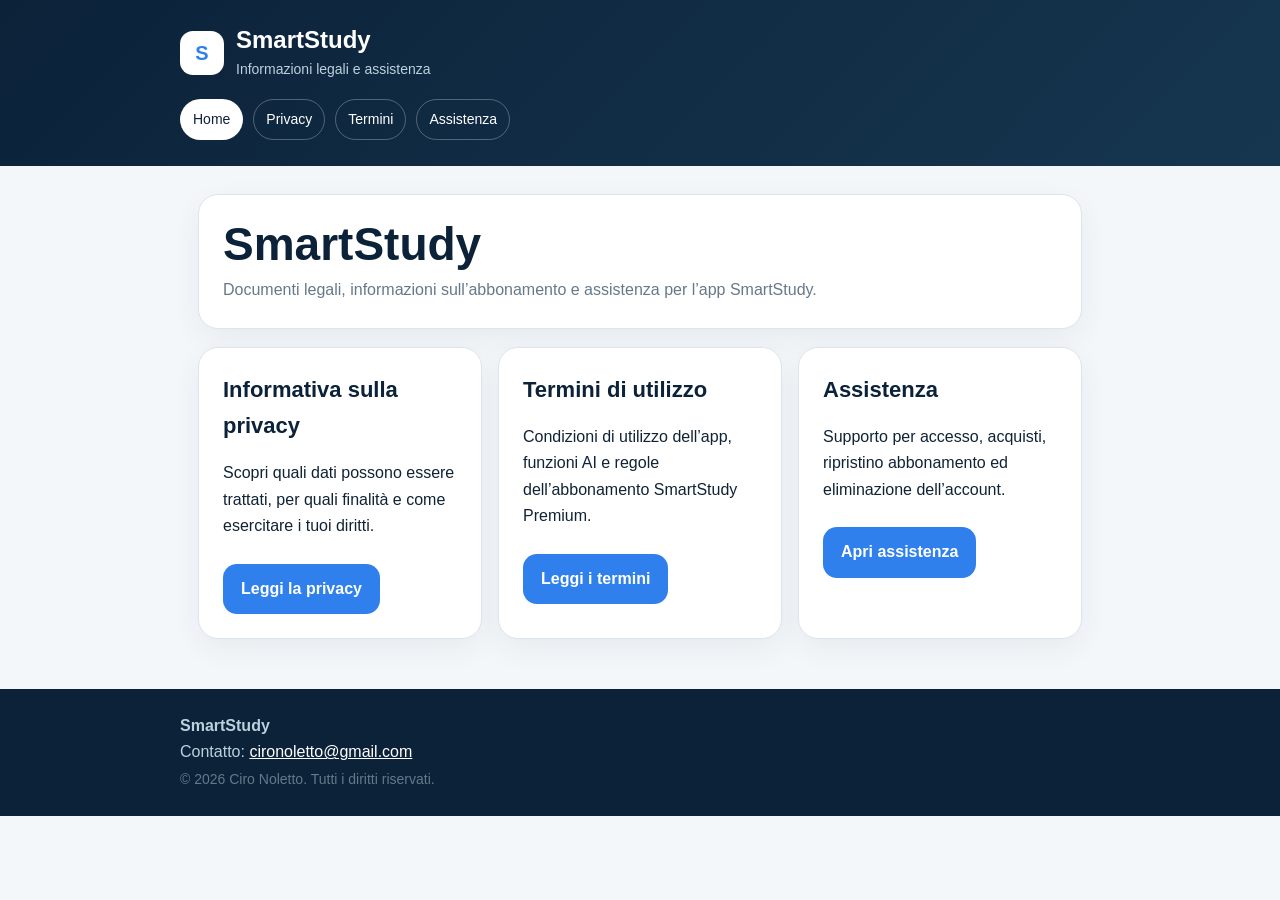
<file: index.html>
<!doctype html>
<html lang="it">
<head>
  <meta charset="utf-8">
  <meta name="viewport" content="width=device-width, initial-scale=1">
  <meta name="description" content="SmartStudy: privacy, termini e assistenza.">
  <meta name="theme-color" content="#0B2239">
  <title>Home | SmartStudy</title>
  <link rel="stylesheet" href="styles.css">
</head>
<body>
  <header>
    <div class="header-inner">
      <div class="brand">
        <div class="logo" aria-hidden="true">S</div>
        <div>
          <p class="brand-title"><strong>SmartStudy</strong></p>
          <p class="brand-subtitle">Informazioni legali e assistenza</p>
        </div>
      </div>
      
      <nav aria-label="Navigazione">
        <a href="index.html" aria-current="page">Home</a>
        <a href="privacy.html" >Privacy</a>
        <a href="terms.html" >Termini</a>
        <a href="support.html" >Assistenza</a>
      </nav>
    
    </div>
  </header>
  <main>
    
<section class="hero">
  <h1>SmartStudy</h1>
  <p>Documenti legali, informazioni sull’abbonamento e assistenza per l’app SmartStudy.</p>
</section>

<div class="grid">
  <section class="card">
    <h2>Informativa sulla privacy</h2>
    <p>Scopri quali dati possono essere trattati, per quali finalità e come esercitare i tuoi diritti.</p>
    <a class="button" href="privacy.html">Leggi la privacy</a>
  </section>

  <section class="card">
    <h2>Termini di utilizzo</h2>
    <p>Condizioni di utilizzo dell’app, funzioni AI e regole dell’abbonamento SmartStudy Premium.</p>
    <a class="button" href="terms.html">Leggi i termini</a>
  </section>

  <section class="card">
    <h2>Assistenza</h2>
    <p>Supporto per accesso, acquisti, ripristino abbonamento ed eliminazione dell’account.</p>
    <a class="button" href="support.html">Apri assistenza</a>
  </section>
</div>

  </main>
  <footer>
    <div class="inner">
      <strong>SmartStudy</strong><br>
      Contatto: <a href="mailto:cironoletto@gmail.com">cironoletto@gmail.com</a><br>
      <span class="small">© 2026 Ciro Noletto. Tutti i diritti riservati.</span>
    </div>
  </footer>
</body>
</html>
</file>
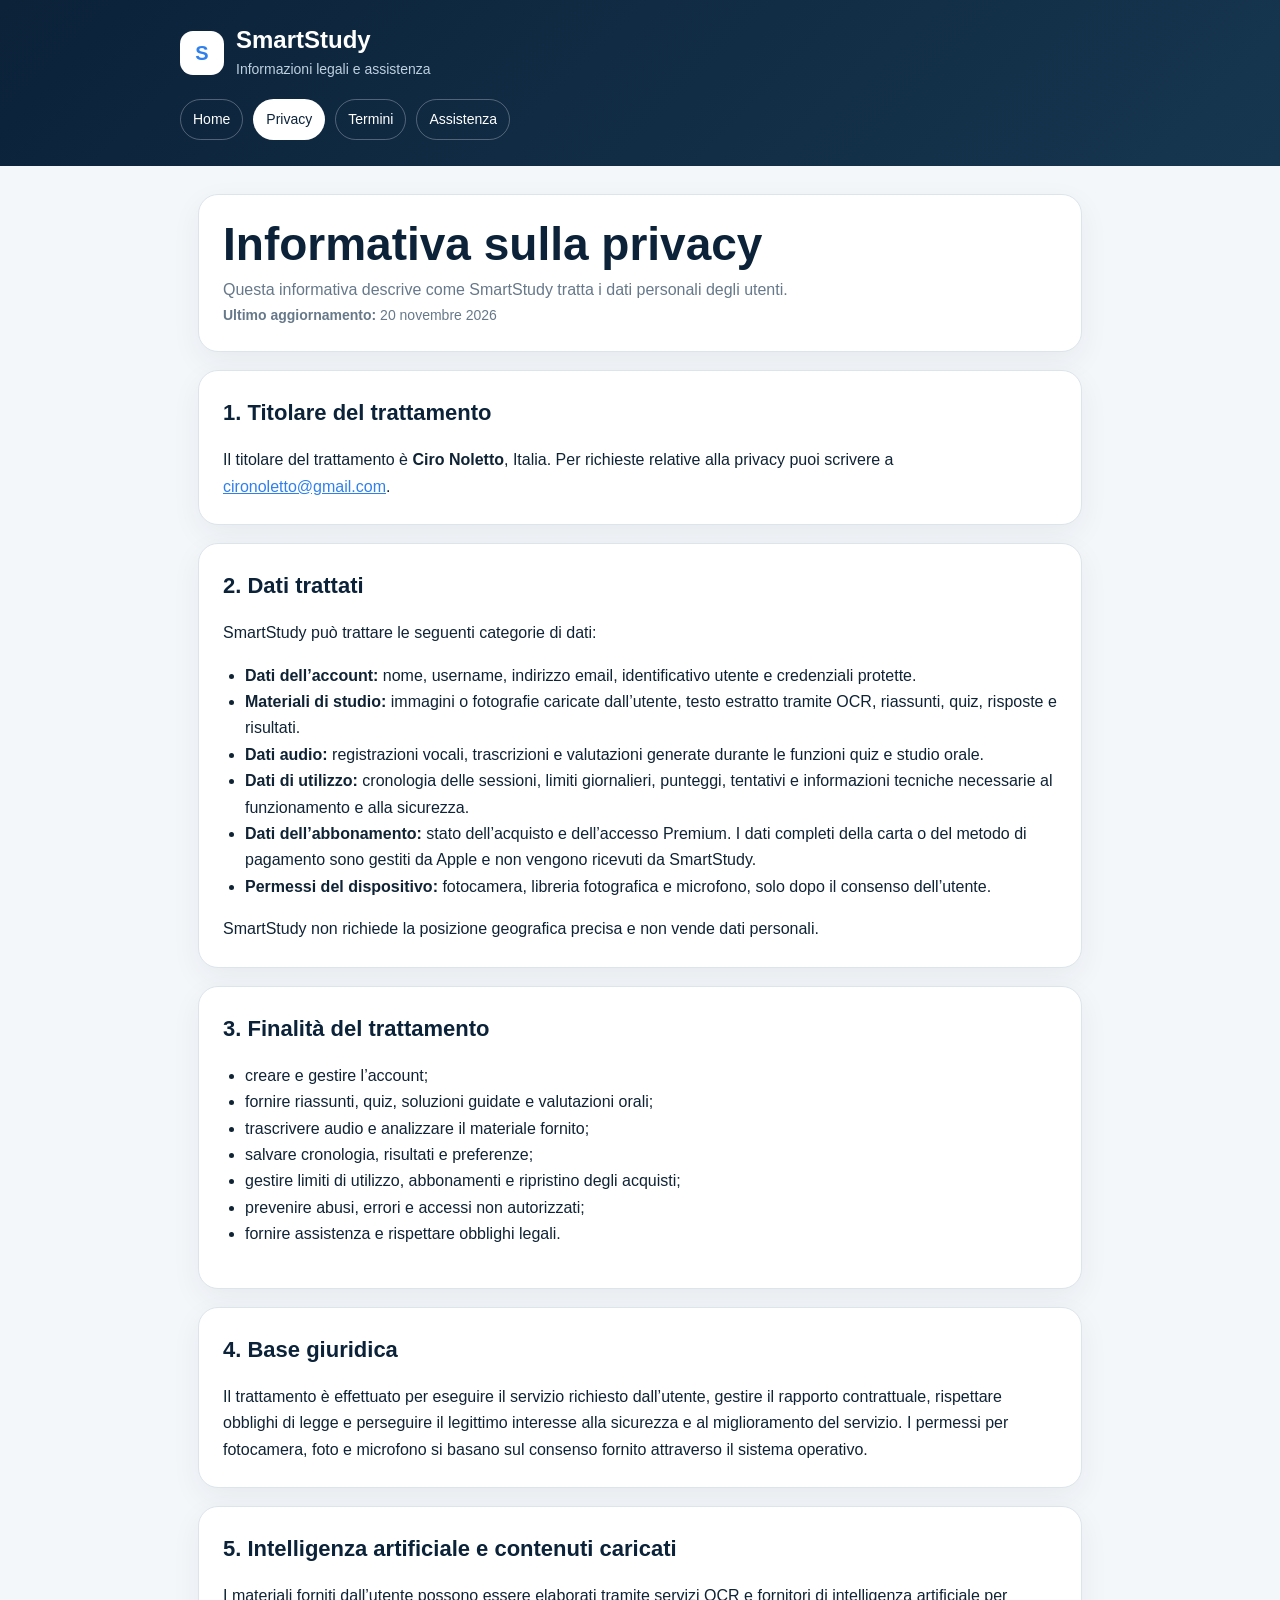
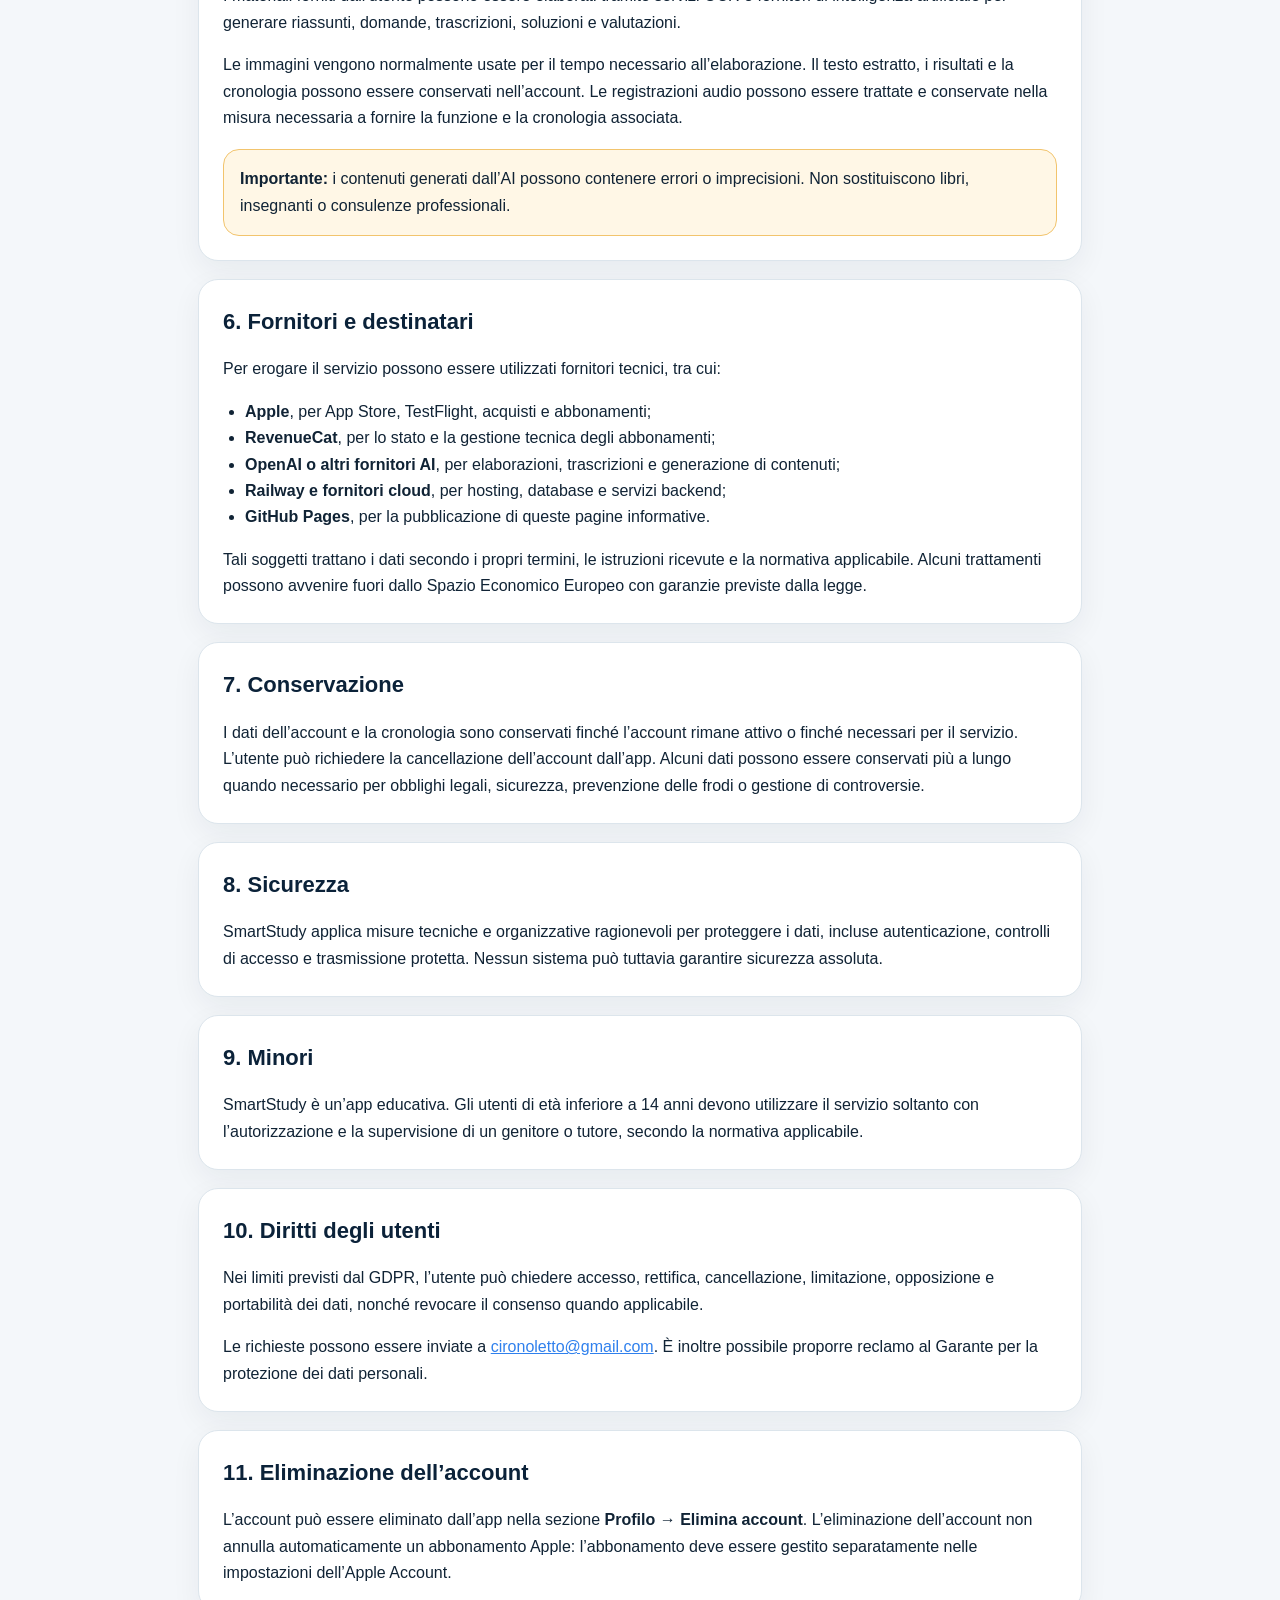
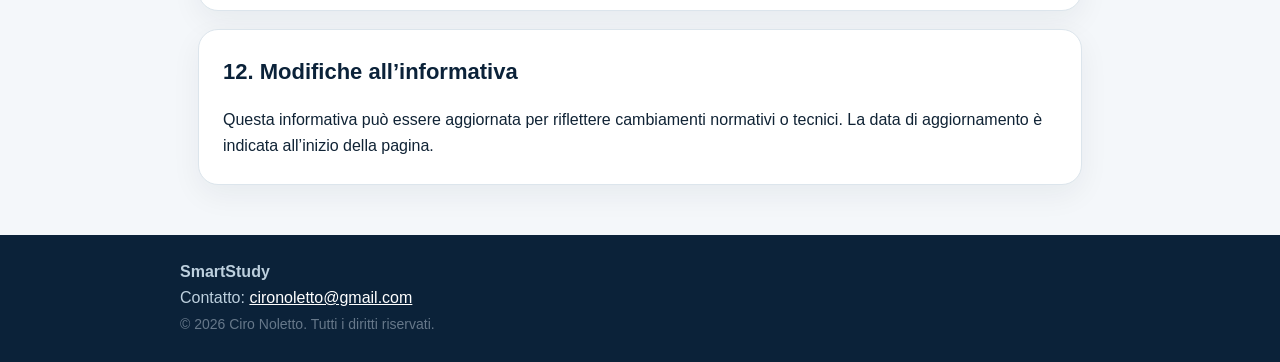
<file: privacy.html>
<!doctype html>
<html lang="it">
<head>
  <meta charset="utf-8">
  <meta name="viewport" content="width=device-width, initial-scale=1">
  <meta name="description" content="Informativa sulla privacy dell'app SmartStudy.">
  <meta name="theme-color" content="#0B2239">
  <title>Informativa sulla privacy | SmartStudy</title>
  <link rel="stylesheet" href="styles.css">
</head>
<body>
  <header>
    <div class="header-inner">
      <div class="brand">
        <div class="logo" aria-hidden="true">S</div>
        <div>
          <p class="brand-title"><strong>SmartStudy</strong></p>
          <p class="brand-subtitle">Informazioni legali e assistenza</p>
        </div>
      </div>
      
      <nav aria-label="Navigazione">
        <a href="index.html" >Home</a>
        <a href="privacy.html" aria-current="page">Privacy</a>
        <a href="terms.html" >Termini</a>
        <a href="support.html" >Assistenza</a>
      </nav>
    
    </div>
  </header>
  <main>
    
<section class="hero">
  <h1>Informativa sulla privacy</h1>
  <p>Questa informativa descrive come SmartStudy tratta i dati personali degli utenti.</p>
  <p class="meta"><strong>Ultimo aggiornamento:</strong> 20 novembre 2026</p>
</section>

<section class="card">
  <h2>1. Titolare del trattamento</h2>
  <p>
    Il titolare del trattamento è <strong>Ciro Noletto</strong>, Italia.
    Per richieste relative alla privacy puoi scrivere a
    <a href="mailto:cironoletto@gmail.com">cironoletto@gmail.com</a>.
  </p>
</section>

<section class="card">
  <h2>2. Dati trattati</h2>
  <p>SmartStudy può trattare le seguenti categorie di dati:</p>
  <ul>
    <li><strong>Dati dell’account:</strong> nome, username, indirizzo email, identificativo utente e credenziali protette.</li>
    <li><strong>Materiali di studio:</strong> immagini o fotografie caricate dall’utente, testo estratto tramite OCR, riassunti, quiz, risposte e risultati.</li>
    <li><strong>Dati audio:</strong> registrazioni vocali, trascrizioni e valutazioni generate durante le funzioni quiz e studio orale.</li>
    <li><strong>Dati di utilizzo:</strong> cronologia delle sessioni, limiti giornalieri, punteggi, tentativi e informazioni tecniche necessarie al funzionamento e alla sicurezza.</li>
    <li><strong>Dati dell’abbonamento:</strong> stato dell’acquisto e dell’accesso Premium. I dati completi della carta o del metodo di pagamento sono gestiti da Apple e non vengono ricevuti da SmartStudy.</li>
    <li><strong>Permessi del dispositivo:</strong> fotocamera, libreria fotografica e microfono, solo dopo il consenso dell’utente.</li>
  </ul>
  <p>SmartStudy non richiede la posizione geografica precisa e non vende dati personali.</p>
</section>

<section class="card">
  <h2>3. Finalità del trattamento</h2>
  <ul>
    <li>creare e gestire l’account;</li>
    <li>fornire riassunti, quiz, soluzioni guidate e valutazioni orali;</li>
    <li>trascrivere audio e analizzare il materiale fornito;</li>
    <li>salvare cronologia, risultati e preferenze;</li>
    <li>gestire limiti di utilizzo, abbonamenti e ripristino degli acquisti;</li>
    <li>prevenire abusi, errori e accessi non autorizzati;</li>
    <li>fornire assistenza e rispettare obblighi legali.</li>
  </ul>
</section>

<section class="card">
  <h2>4. Base giuridica</h2>
  <p>
    Il trattamento è effettuato per eseguire il servizio richiesto dall’utente,
    gestire il rapporto contrattuale, rispettare obblighi di legge e perseguire
    il legittimo interesse alla sicurezza e al miglioramento del servizio.
    I permessi per fotocamera, foto e microfono si basano sul consenso fornito
    attraverso il sistema operativo.
  </p>
</section>

<section class="card">
  <h2>5. Intelligenza artificiale e contenuti caricati</h2>
  <p>
    I materiali forniti dall’utente possono essere elaborati tramite servizi OCR
    e fornitori di intelligenza artificiale per generare riassunti, domande,
    trascrizioni, soluzioni e valutazioni.
  </p>
  <p>
    Le immagini vengono normalmente usate per il tempo necessario all’elaborazione.
    Il testo estratto, i risultati e la cronologia possono essere conservati
    nell’account. Le registrazioni audio possono essere trattate e conservate
    nella misura necessaria a fornire la funzione e la cronologia associata.
  </p>
  <div class="notice">
    <strong>Importante:</strong> i contenuti generati dall’AI possono contenere errori
    o imprecisioni. Non sostituiscono libri, insegnanti o consulenze professionali.
  </div>
</section>

<section class="card">
  <h2>6. Fornitori e destinatari</h2>
  <p>Per erogare il servizio possono essere utilizzati fornitori tecnici, tra cui:</p>
  <ul>
    <li><strong>Apple</strong>, per App Store, TestFlight, acquisti e abbonamenti;</li>
    <li><strong>RevenueCat</strong>, per lo stato e la gestione tecnica degli abbonamenti;</li>
    <li><strong>OpenAI o altri fornitori AI</strong>, per elaborazioni, trascrizioni e generazione di contenuti;</li>
    <li><strong>Railway e fornitori cloud</strong>, per hosting, database e servizi backend;</li>
    <li><strong>GitHub Pages</strong>, per la pubblicazione di queste pagine informative.</li>
  </ul>
  <p>
    Tali soggetti trattano i dati secondo i propri termini, le istruzioni ricevute
    e la normativa applicabile. Alcuni trattamenti possono avvenire fuori dallo
    Spazio Economico Europeo con garanzie previste dalla legge.
  </p>
</section>

<section class="card">
  <h2>7. Conservazione</h2>
  <p>
    I dati dell’account e la cronologia sono conservati finché l’account rimane
    attivo o finché necessari per il servizio. L’utente può richiedere la
    cancellazione dell’account dall’app. Alcuni dati possono essere conservati
    più a lungo quando necessario per obblighi legali, sicurezza, prevenzione
    delle frodi o gestione di controversie.
  </p>
</section>

<section class="card">
  <h2>8. Sicurezza</h2>
  <p>
    SmartStudy applica misure tecniche e organizzative ragionevoli per proteggere
    i dati, incluse autenticazione, controlli di accesso e trasmissione protetta.
    Nessun sistema può tuttavia garantire sicurezza assoluta.
  </p>
</section>

<section class="card">
  <h2>9. Minori</h2>
  <p>
    SmartStudy è un’app educativa. Gli utenti di età inferiore a 14 anni devono
    utilizzare il servizio soltanto con l’autorizzazione e la supervisione di un
    genitore o tutore, secondo la normativa applicabile.
  </p>
</section>

<section class="card">
  <h2>10. Diritti degli utenti</h2>
  <p>
    Nei limiti previsti dal GDPR, l’utente può chiedere accesso, rettifica,
    cancellazione, limitazione, opposizione e portabilità dei dati, nonché
    revocare il consenso quando applicabile.
  </p>
  <p>
    Le richieste possono essere inviate a
    <a href="mailto:cironoletto@gmail.com">cironoletto@gmail.com</a>.
    È inoltre possibile proporre reclamo al Garante per la protezione dei dati personali.
  </p>
</section>

<section class="card">
  <h2>11. Eliminazione dell’account</h2>
  <p>
    L’account può essere eliminato dall’app nella sezione
    <strong>Profilo → Elimina account</strong>. L’eliminazione dell’account
    non annulla automaticamente un abbonamento Apple: l’abbonamento deve essere
    gestito separatamente nelle impostazioni dell’Apple Account.
  </p>
</section>

<section class="card">
  <h2>12. Modifiche all’informativa</h2>
  <p>
    Questa informativa può essere aggiornata per riflettere cambiamenti
    normativi o tecnici. La data di aggiornamento è indicata all’inizio della pagina.
  </p>
</section>

  </main>
  <footer>
    <div class="inner">
      <strong>SmartStudy</strong><br>
      Contatto: <a href="mailto:cironoletto@gmail.com">cironoletto@gmail.com</a><br>
      <span class="small">© 2026 Ciro Noletto. Tutti i diritti riservati.</span>
    </div>
  </footer>
</body>
</html>
</file>
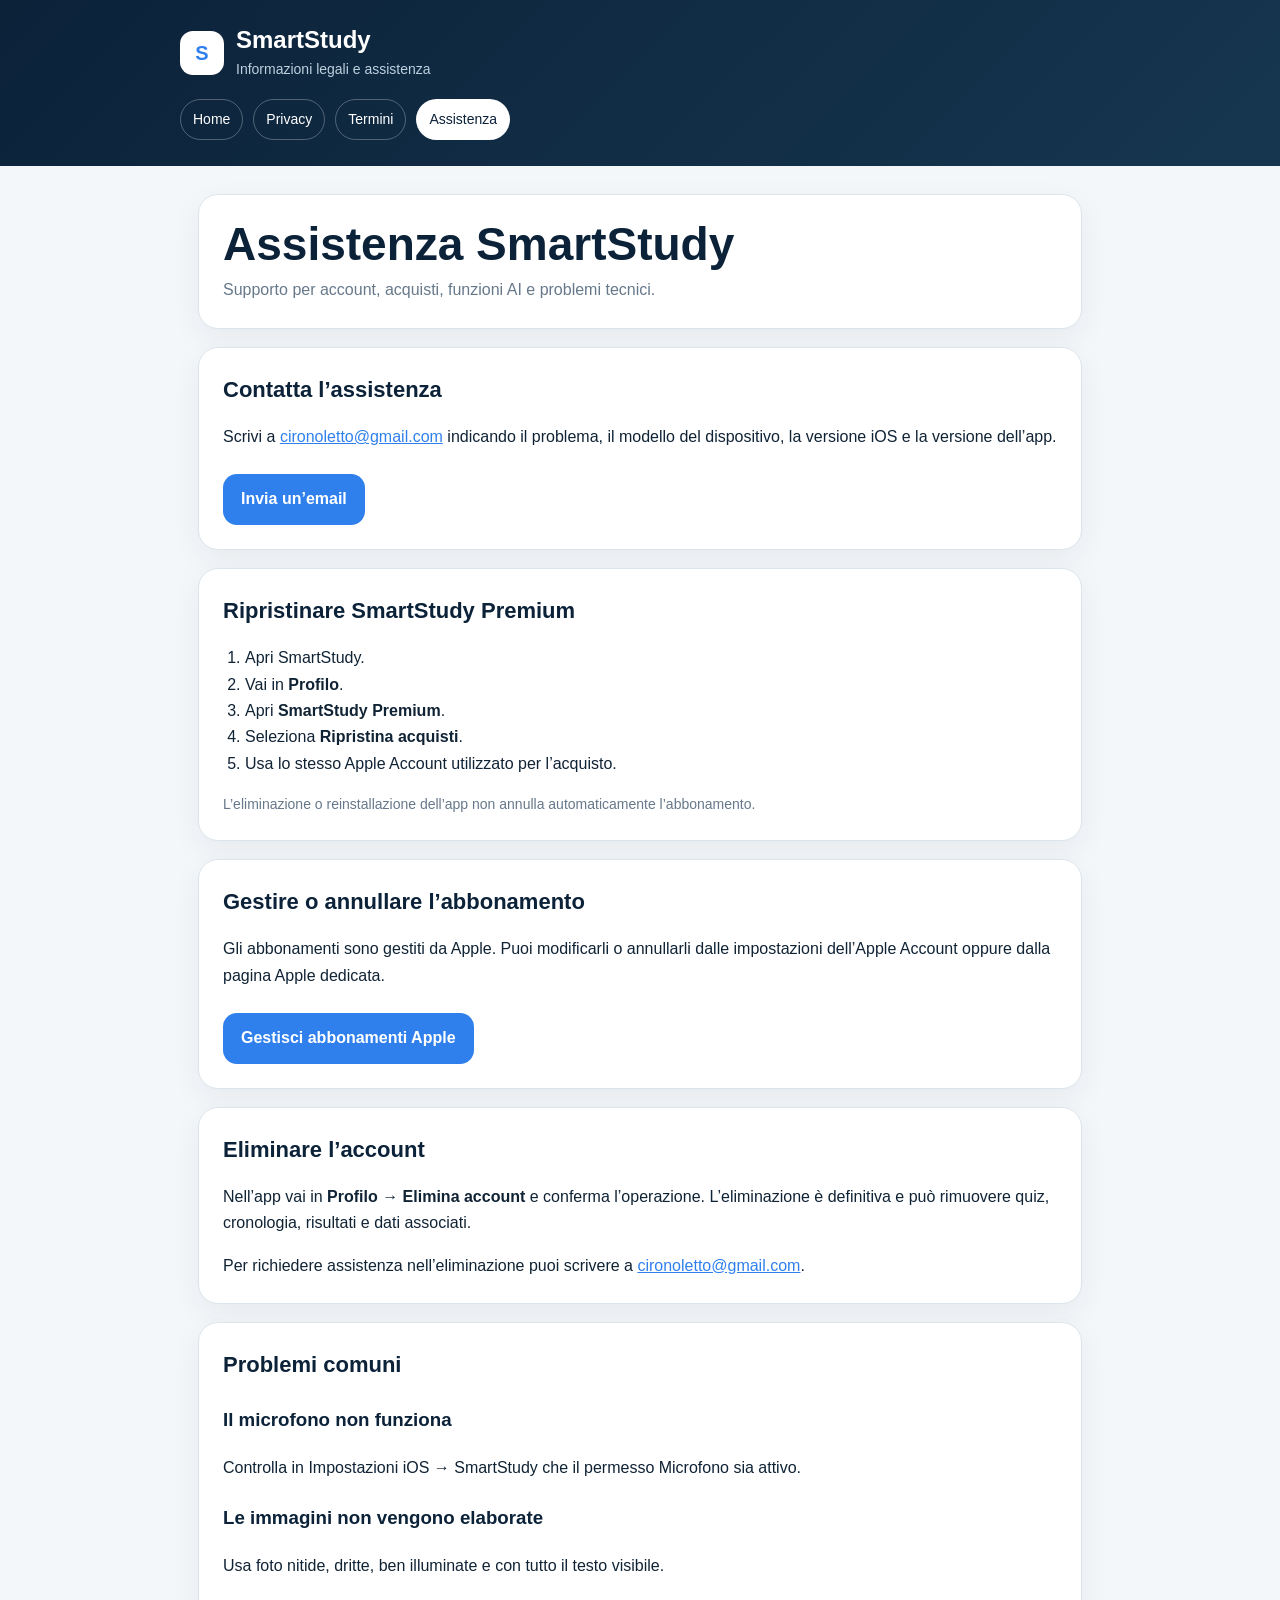
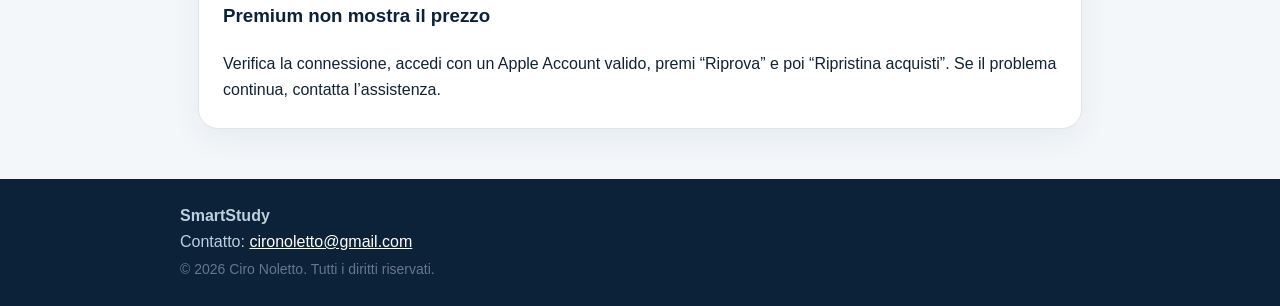
<file: support.html>
<!doctype html>
<html lang="it">
<head>
  <meta charset="utf-8">
  <meta name="viewport" content="width=device-width, initial-scale=1">
  <meta name="description" content="Assistenza ufficiale per l'app SmartStudy.">
  <meta name="theme-color" content="#0B2239">
  <title>Assistenza | SmartStudy</title>
  <link rel="stylesheet" href="styles.css">
</head>
<body>
  <header>
    <div class="header-inner">
      <div class="brand">
        <div class="logo" aria-hidden="true">S</div>
        <div>
          <p class="brand-title"><strong>SmartStudy</strong></p>
          <p class="brand-subtitle">Informazioni legali e assistenza</p>
        </div>
      </div>
      
      <nav aria-label="Navigazione">
        <a href="index.html" >Home</a>
        <a href="privacy.html" >Privacy</a>
        <a href="terms.html" >Termini</a>
        <a href="support.html" aria-current="page">Assistenza</a>
      </nav>
    
    </div>
  </header>
  <main>
    
<section class="hero">
  <h1>Assistenza SmartStudy</h1>
  <p>Supporto per account, acquisti, funzioni AI e problemi tecnici.</p>
</section>

<section class="card">
  <h2>Contatta l’assistenza</h2>
  <p>
    Scrivi a <a href="mailto:cironoletto@gmail.com">cironoletto@gmail.com</a>
    indicando il problema, il modello del dispositivo, la versione iOS e la versione dell’app.
  </p>
  <a class="button" href="mailto:cironoletto@gmail.com?subject=Assistenza%20SmartStudy">Invia un’email</a>
</section>

<section class="card">
  <h2>Ripristinare SmartStudy Premium</h2>
  <ol>
    <li>Apri SmartStudy.</li>
    <li>Vai in <strong>Profilo</strong>.</li>
    <li>Apri <strong>SmartStudy Premium</strong>.</li>
    <li>Seleziona <strong>Ripristina acquisti</strong>.</li>
    <li>Usa lo stesso Apple Account utilizzato per l’acquisto.</li>
  </ol>
  <p class="small">
    L’eliminazione o reinstallazione dell’app non annulla automaticamente l’abbonamento.
  </p>
</section>

<section class="card">
  <h2>Gestire o annullare l’abbonamento</h2>
  <p>
    Gli abbonamenti sono gestiti da Apple. Puoi modificarli o annullarli dalle
    impostazioni dell’Apple Account oppure dalla pagina Apple dedicata.
  </p>
  <a class="button" href="https://apps.apple.com/account/subscriptions">Gestisci abbonamenti Apple</a>
</section>

<section class="card">
  <h2>Eliminare l’account</h2>
  <p>
    Nell’app vai in <strong>Profilo → Elimina account</strong> e conferma
    l’operazione. L’eliminazione è definitiva e può rimuovere quiz, cronologia,
    risultati e dati associati.
  </p>
  <p>
    Per richiedere assistenza nell’eliminazione puoi scrivere a
    <a href="mailto:cironoletto@gmail.com">cironoletto@gmail.com</a>.
  </p>
</section>

<section class="card">
  <h2>Problemi comuni</h2>
  <h3>Il microfono non funziona</h3>
  <p>Controlla in Impostazioni iOS → SmartStudy che il permesso Microfono sia attivo.</p>

  <h3>Le immagini non vengono elaborate</h3>
  <p>Usa foto nitide, dritte, ben illuminate e con tutto il testo visibile.</p>

  <h3>Premium non mostra il prezzo</h3>
  <p>
    Verifica la connessione, accedi con un Apple Account valido, premi
    “Riprova” e poi “Ripristina acquisti”. Se il problema continua, contatta l’assistenza.
  </p>
</section>

  </main>
  <footer>
    <div class="inner">
      <strong>SmartStudy</strong><br>
      Contatto: <a href="mailto:cironoletto@gmail.com">cironoletto@gmail.com</a><br>
      <span class="small">© 2026 Ciro Noletto. Tutti i diritti riservati.</span>
    </div>
  </footer>
</body>
</html>
</file>
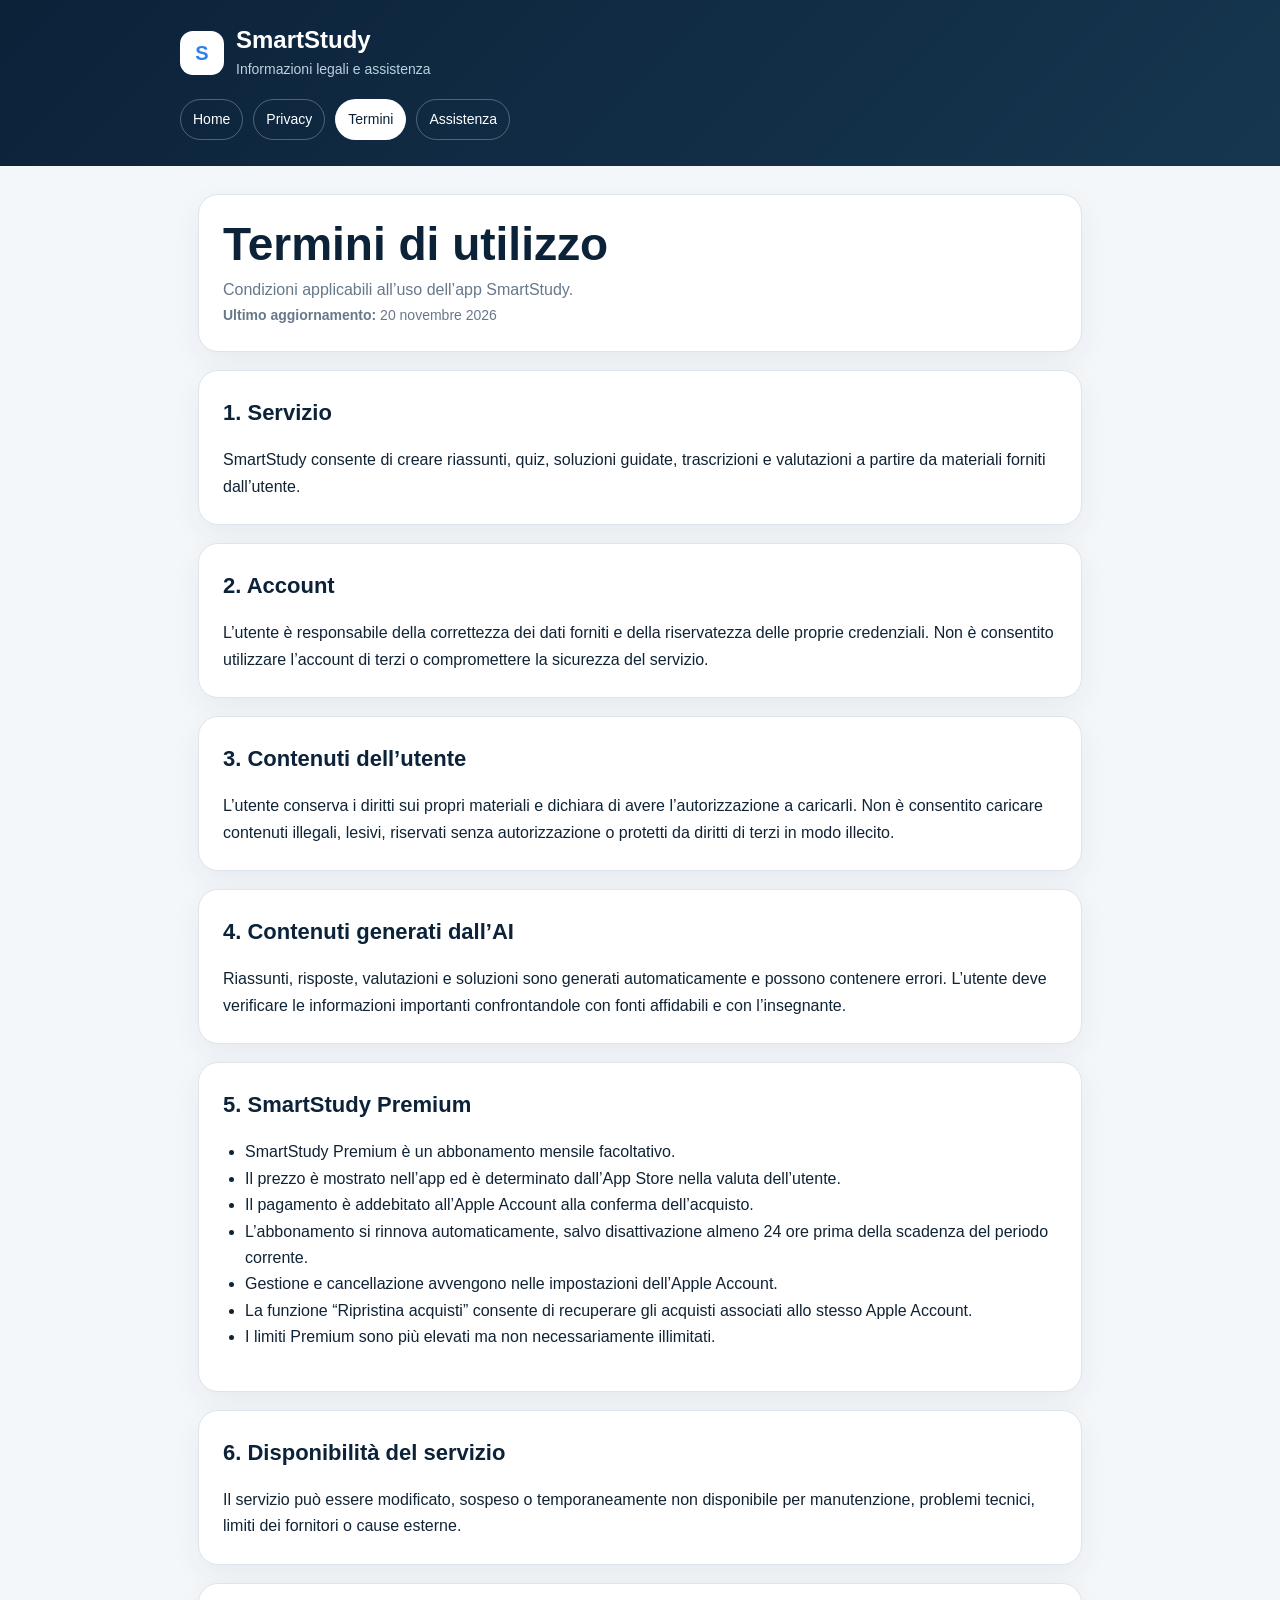
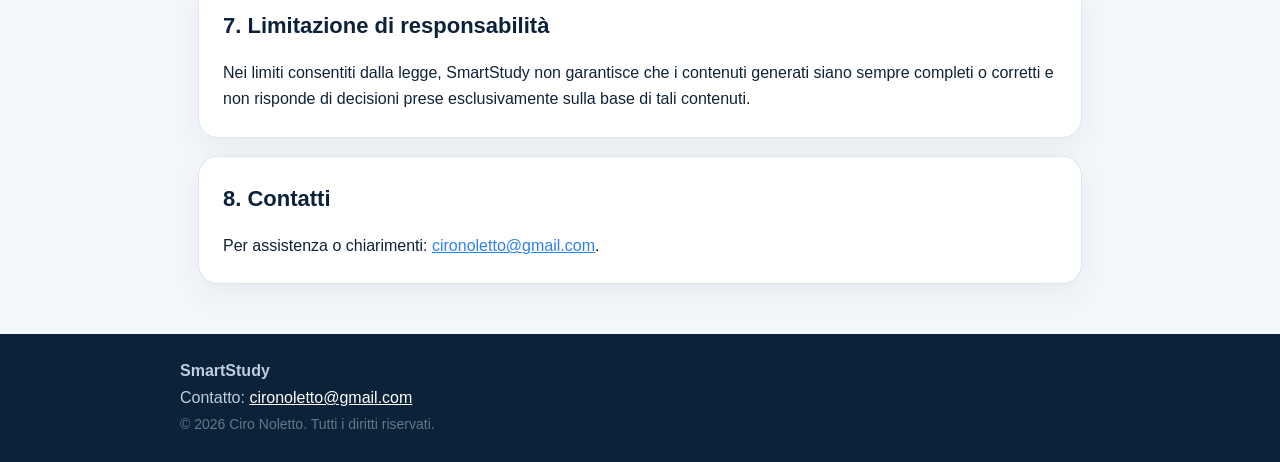
<file: terms.html>
<!doctype html>
<html lang="it">
<head>
  <meta charset="utf-8">
  <meta name="viewport" content="width=device-width, initial-scale=1">
  <meta name="description" content="Termini di utilizzo e condizioni dell'abbonamento SmartStudy.">
  <meta name="theme-color" content="#0B2239">
  <title>Termini di utilizzo | SmartStudy</title>
  <link rel="stylesheet" href="styles.css">
</head>
<body>
  <header>
    <div class="header-inner">
      <div class="brand">
        <div class="logo" aria-hidden="true">S</div>
        <div>
          <p class="brand-title"><strong>SmartStudy</strong></p>
          <p class="brand-subtitle">Informazioni legali e assistenza</p>
        </div>
      </div>
      
      <nav aria-label="Navigazione">
        <a href="index.html" >Home</a>
        <a href="privacy.html" >Privacy</a>
        <a href="terms.html" aria-current="page">Termini</a>
        <a href="support.html" >Assistenza</a>
      </nav>
    
    </div>
  </header>
  <main>
    
<section class="hero">
  <h1>Termini di utilizzo</h1>
  <p>Condizioni applicabili all’uso dell’app SmartStudy.</p>
  <p class="meta"><strong>Ultimo aggiornamento:</strong> 20 novembre 2026</p>
</section>

<section class="card">
  <h2>1. Servizio</h2>
  <p>
    SmartStudy consente di creare riassunti, quiz, soluzioni guidate,
    trascrizioni e valutazioni a partire da materiali forniti dall’utente.
  </p>
</section>

<section class="card">
  <h2>2. Account</h2>
  <p>
    L’utente è responsabile della correttezza dei dati forniti e della
    riservatezza delle proprie credenziali. Non è consentito utilizzare
    l’account di terzi o compromettere la sicurezza del servizio.
  </p>
</section>

<section class="card">
  <h2>3. Contenuti dell’utente</h2>
  <p>
    L’utente conserva i diritti sui propri materiali e dichiara di avere
    l’autorizzazione a caricarli. Non è consentito caricare contenuti illegali,
    lesivi, riservati senza autorizzazione o protetti da diritti di terzi in modo illecito.
  </p>
</section>

<section class="card">
  <h2>4. Contenuti generati dall’AI</h2>
  <p>
    Riassunti, risposte, valutazioni e soluzioni sono generati automaticamente
    e possono contenere errori. L’utente deve verificare le informazioni
    importanti confrontandole con fonti affidabili e con l’insegnante.
  </p>
</section>

<section class="card">
  <h2>5. SmartStudy Premium</h2>
  <ul>
    <li>SmartStudy Premium è un abbonamento mensile facoltativo.</li>
    <li>Il prezzo è mostrato nell’app ed è determinato dall’App Store nella valuta dell’utente.</li>
    <li>Il pagamento è addebitato all’Apple Account alla conferma dell’acquisto.</li>
    <li>L’abbonamento si rinnova automaticamente, salvo disattivazione almeno 24 ore prima della scadenza del periodo corrente.</li>
    <li>Gestione e cancellazione avvengono nelle impostazioni dell’Apple Account.</li>
    <li>La funzione “Ripristina acquisti” consente di recuperare gli acquisti associati allo stesso Apple Account.</li>
    <li>I limiti Premium sono più elevati ma non necessariamente illimitati.</li>
  </ul>
</section>

<section class="card">
  <h2>6. Disponibilità del servizio</h2>
  <p>
    Il servizio può essere modificato, sospeso o temporaneamente non disponibile
    per manutenzione, problemi tecnici, limiti dei fornitori o cause esterne.
  </p>
</section>

<section class="card">
  <h2>7. Limitazione di responsabilità</h2>
  <p>
    Nei limiti consentiti dalla legge, SmartStudy non garantisce che i contenuti
    generati siano sempre completi o corretti e non risponde di decisioni prese
    esclusivamente sulla base di tali contenuti.
  </p>
</section>

<section class="card">
  <h2>8. Contatti</h2>
  <p>
    Per assistenza o chiarimenti:
    <a href="mailto:cironoletto@gmail.com">cironoletto@gmail.com</a>.
  </p>
</section>

  </main>
  <footer>
    <div class="inner">
      <strong>SmartStudy</strong><br>
      Contatto: <a href="mailto:cironoletto@gmail.com">cironoletto@gmail.com</a><br>
      <span class="small">© 2026 Ciro Noletto. Tutti i diritti riservati.</span>
    </div>
  </footer>
</body>
</html>
</file>
<file: styles.css>
:root {
  --navy: #0B2239;
  --navy-2: #16364F;
  --blue: #2F80ED;
  --bg: #F4F7FA;
  --card: #FFFFFF;
  --text: #102335;
  --muted: #66788A;
  --border: #DCE5EC;
  --success: #178A55;
  --warning-bg: #FFF7E6;
  --warning-border: #F2C46D;
}

* { box-sizing: border-box; }

html { scroll-behavior: smooth; }

body {
  margin: 0;
  font-family: -apple-system, BlinkMacSystemFont, "Segoe UI", Roboto, Helvetica, Arial, sans-serif;
  background: var(--bg);
  color: var(--text);
  line-height: 1.65;
}

a { color: var(--blue); }

header {
  background: linear-gradient(135deg, var(--navy), var(--navy-2));
  color: white;
  padding: 26px 20px;
}

.header-inner, main, footer .inner {
  max-width: 920px;
  margin: 0 auto;
}

.brand {
  display: flex;
  align-items: center;
  gap: 12px;
}

.logo {
  width: 44px;
  height: 44px;
  border-radius: 13px;
  display: grid;
  place-items: center;
  background: white;
  color: var(--blue);
  font-weight: 900;
  font-size: 20px;
}

.brand-title {
  margin: 0;
  font-size: 24px;
  line-height: 1.15;
}

.brand-subtitle {
  margin: 4px 0 0;
  color: #BDD0DE;
  font-size: 14px;
}

nav {
  margin-top: 18px;
  display: flex;
  flex-wrap: wrap;
  gap: 10px;
}

nav a {
  text-decoration: none;
  color: white;
  border: 1px solid rgba(255,255,255,.28);
  padding: 8px 12px;
  border-radius: 999px;
  font-size: 14px;
}

nav a:hover, nav a[aria-current="page"] {
  background: white;
  color: var(--navy);
}

main {
  padding: 28px 18px 50px;
}

.hero, .card {
  background: var(--card);
  border: 1px solid var(--border);
  border-radius: 20px;
  padding: 24px;
  box-shadow: 0 10px 30px rgba(11, 34, 57, .06);
}

.hero h1 {
  margin: 0 0 8px;
  color: var(--navy);
  font-size: clamp(30px, 6vw, 46px);
  line-height: 1.1;
}

.hero p { margin: 0; color: var(--muted); }

.meta {
  margin-top: 12px;
  color: var(--muted);
  font-size: 14px;
}

.card {
  margin-top: 18px;
}

.card h2 {
  margin: 0 0 10px;
  color: var(--navy);
  font-size: 22px;
}

.card h3 {
  color: var(--navy);
  margin-top: 22px;
}

.card p:last-child { margin-bottom: 0; }

ul, ol { padding-left: 22px; }

.notice {
  background: var(--warning-bg);
  border: 1px solid var(--warning-border);
  border-radius: 16px;
  padding: 16px;
  margin-top: 18px;
}

.grid {
  display: grid;
  grid-template-columns: repeat(auto-fit, minmax(235px, 1fr));
  gap: 16px;
  margin-top: 18px;
}

.grid .card { margin-top: 0; }

.button {
  display: inline-block;
  text-decoration: none;
  background: var(--blue);
  color: white;
  font-weight: 800;
  padding: 12px 18px;
  border-radius: 14px;
  margin-top: 8px;
}

.small { font-size: 14px; color: var(--muted); }

code {
  background: #EAF3FF;
  color: var(--navy);
  padding: 2px 6px;
  border-radius: 6px;
}

footer {
  background: var(--navy);
  color: #BDD0DE;
  padding: 24px 18px;
}

footer a { color: white; }

@media (max-width: 600px) {
  header { padding-top: 20px; }
  .hero, .card { padding: 20px; border-radius: 16px; }
  nav { gap: 8px; }
  nav a { font-size: 13px; padding: 7px 10px; }
}
</file>
